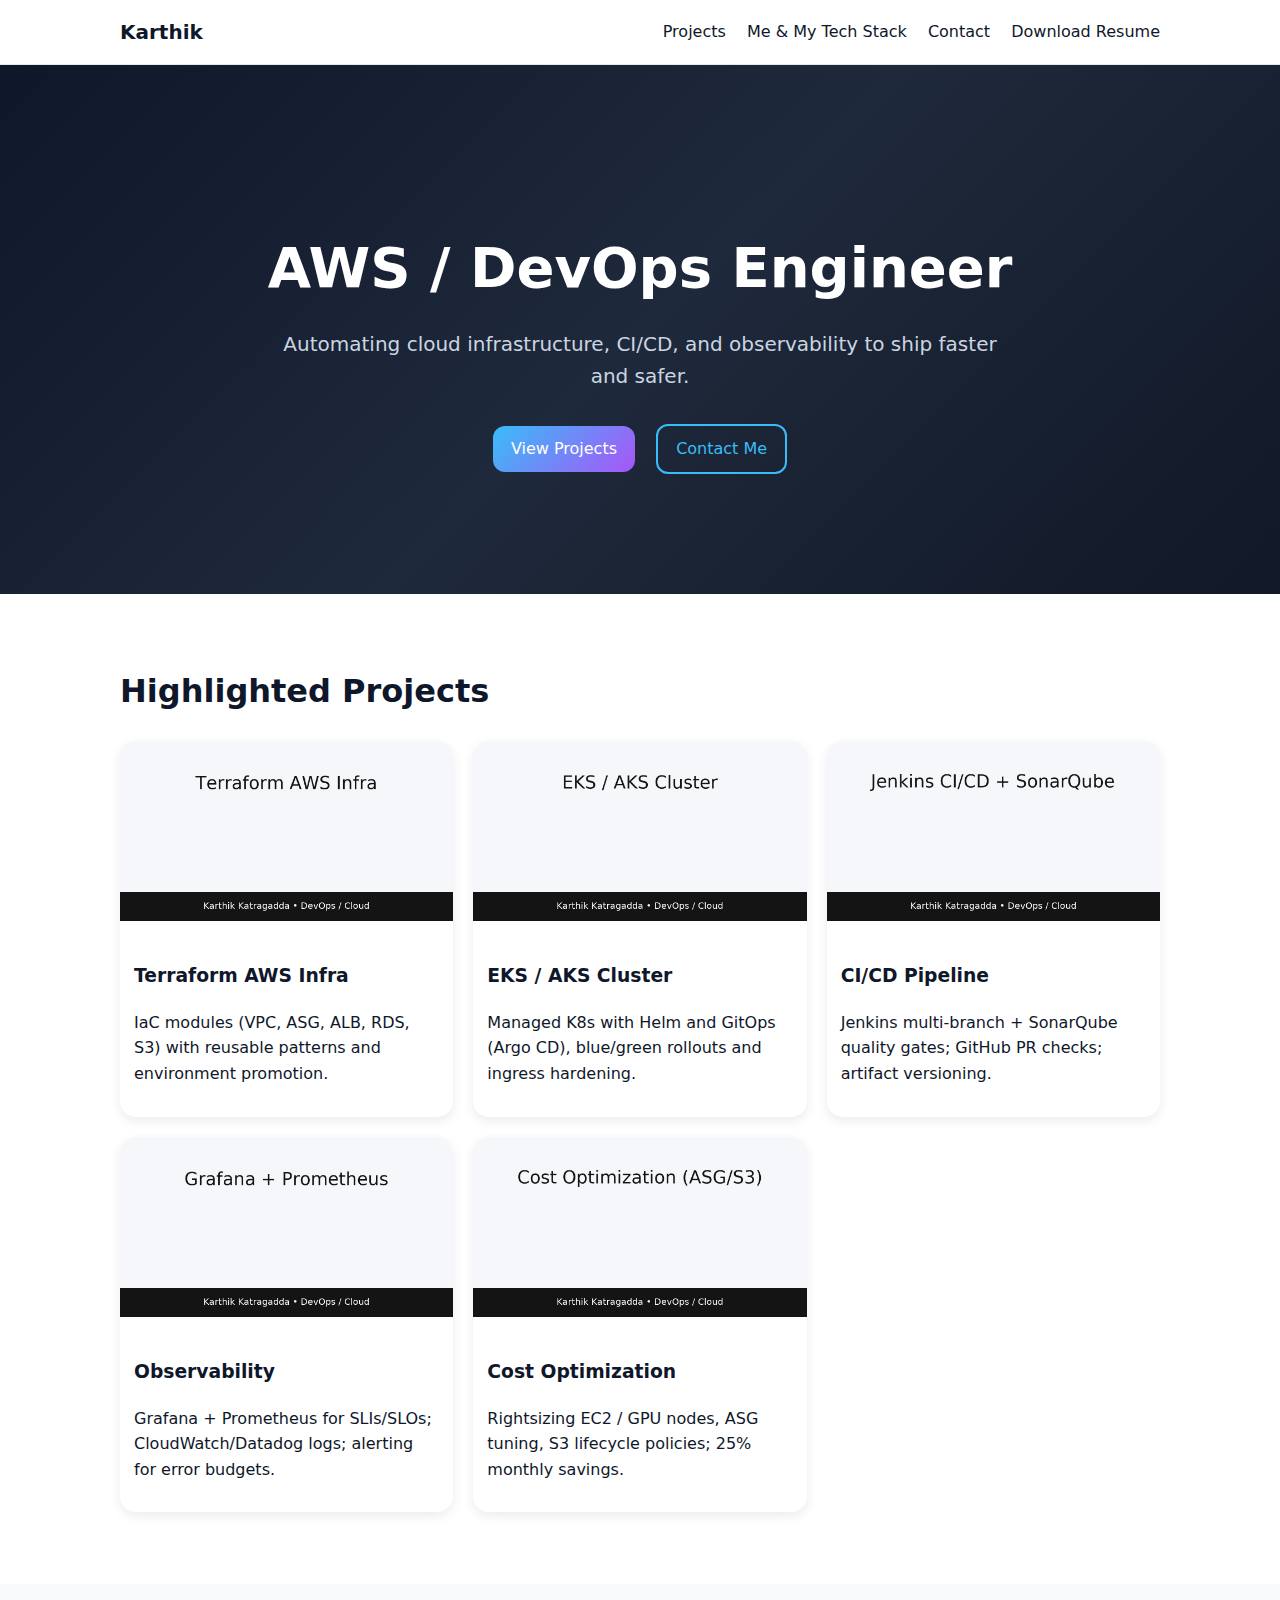
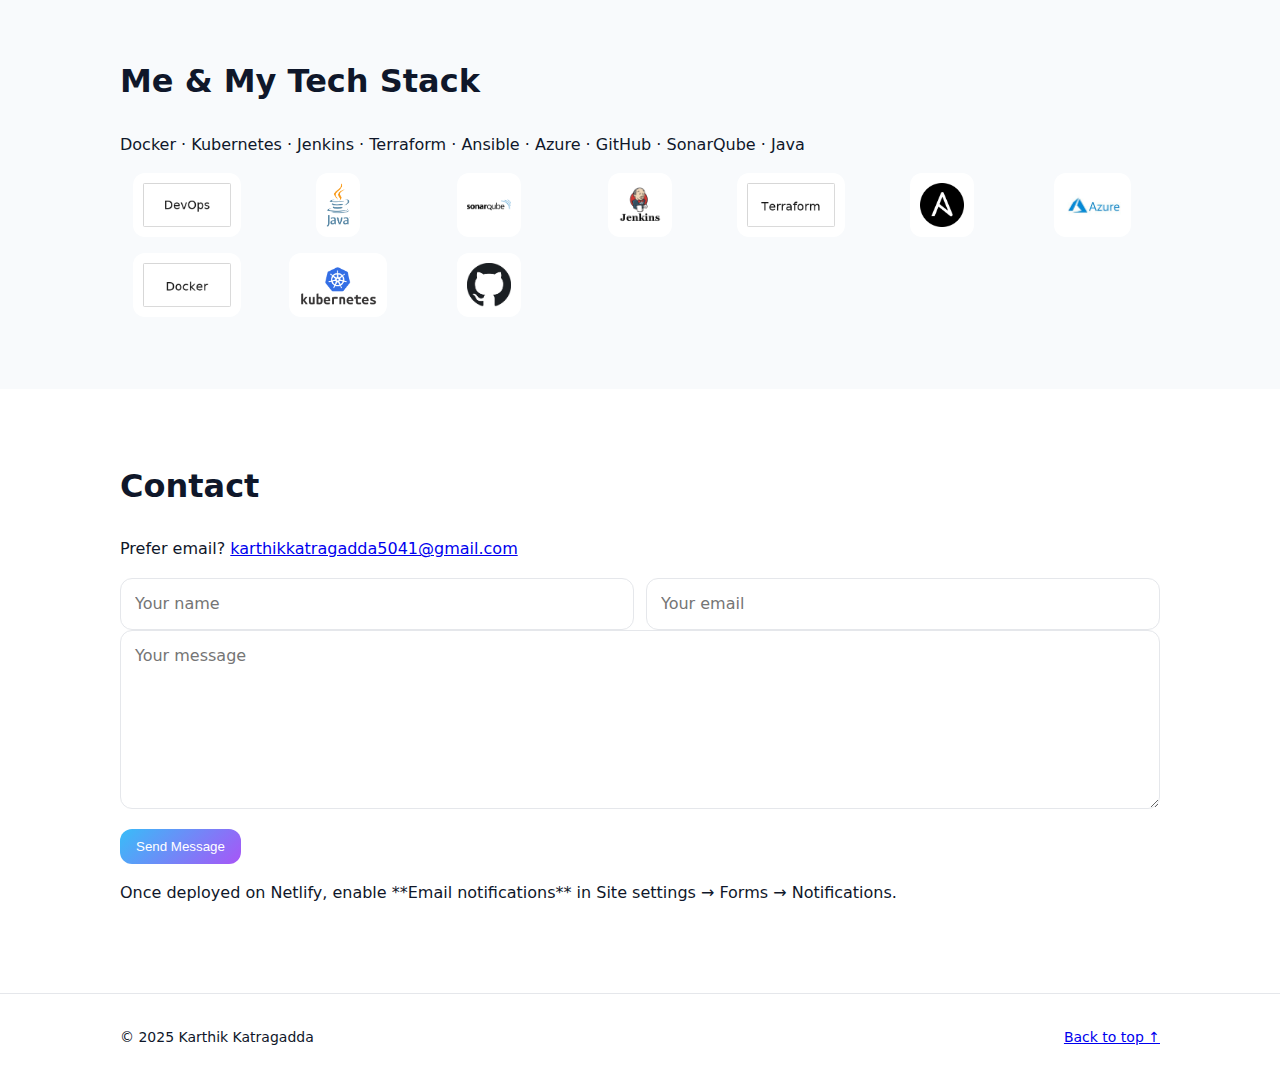
<file: index.backup.html>
<!DOCTYPE html>
<html lang="en">
<head>
  <meta charset="UTF-8">
  <meta name="viewport" content="width=device-width, initial-scale=1">
  <title>Karthik Katragadda • DevOps Portfolio</title>
  <link rel="icon" href="assets/favicon.svg">
  <link rel="stylesheet" href="style.css">
</head>
<body>
  <header class="nav">
    <div class="container">
      <div class="brand">Karthik</div>
      <nav>
        <a href="#projects">Projects</a>
        <a href="#stack">Me & My Tech Stack</a>
        <a href="#contact">Contact</a>
        <a class="btn" target="_blank" href="assets/Karthik_Katragadda_Resume.pdf">Download Resume</a>
      </nav>
    </div>
  </header>

  <section class="hero">
    <div class="container hero-inner">
      <div>
        <h1>AWS / DevOps Engineer</h1>
        <p class="lead">Automating cloud infrastructure, CI/CD, and observability to ship faster and safer.</p>
        <div class="cta">
          <a class="btn" href="#projects">View Projects</a>
          <a class="btn outline" href="mailto:karthikkatragadda5041@gmail.com">Contact Me</a>
        </div>
      </div>
    </div>
  </section>

  <section id="projects" class="section">
    <div class="container">
      <h2>Highlighted Projects</h2>
      <div class="grid projects">
        <article class="card">
          <img src="assets/project-infra.jpg" alt="Terraform AWS Infra">
          <div class="card-body">
            <h3>Terraform AWS Infra</h3>
            <p>IaC modules (VPC, ASG, ALB, RDS, S3) with reusable patterns and environment promotion.</p>
          </div>
        </article>
        <article class="card">
          <img src="assets/project-aks.jpg" alt="Kubernetes Cluster">
          <div class="card-body">
            <h3>EKS / AKS Cluster</h3>
            <p>Managed K8s with Helm and GitOps (Argo CD), blue/green rollouts and ingress hardening.</p>
          </div>
        </article>
        <article class="card">
          <img src="assets/project-cicd.jpg" alt="CI/CD Pipeline">
          <div class="card-body">
            <h3>CI/CD Pipeline</h3>
            <p>Jenkins multi-branch + SonarQube quality gates; GitHub PR checks; artifact versioning.</p>
          </div>
        </article>
        <article class="card">
          <img src="assets/project-observability.jpg" alt="Observability">
          <div class="card-body">
            <h3>Observability</h3>
            <p>Grafana + Prometheus for SLIs/SLOs; CloudWatch/Datadog logs; alerting for error budgets.</p>
          </div>
        </article>
        <article class="card">
          <img src="assets/project-cost.jpg" alt="Cost Optimization">
          <div class="card-body">
            <h3>Cost Optimization</h3>
            <p>Rightsizing EC2 / GPU nodes, ASG tuning, S3 lifecycle policies; 25% monthly savings.</p>
          </div>
        </article>
      </div>
    </div>
  </section>

  <section id="stack" class="section alt">
    <div class="container">
      <h2>Me & My Tech Stack</h2>
      <p class="muted">Docker · Kubernetes · Jenkins · Terraform · Ansible · Azure · GitHub · SonarQube · Java</p>
      <div class="logos">
        <img src="assets/devops.png" alt="DevOps">
        <img src="assets/java.png" alt="Java">
        <img src="assets/sonarqube.png" alt="SonarQube">
        <img src="assets/jenkins.png" alt="Jenkins">
        <img src="assets/terraform.png" alt="Terraform">
        <img src="assets/ansible.png" alt="Ansible">
        <img src="assets/azure.png" alt="Azure">
        <img src="assets/docker.png" alt="Docker">
        <img src="assets/kubernetes.png" alt="Kubernetes">
        <img src="assets/github.png" alt="GitHub">
      </div>
    </div>
  </section>

  <section id="contact" class="section">
    <div class="container">
      <h2>Contact</h2>
      <p class="muted">Prefer email? <a href="mailto:karthikkatragadda5041@gmail.com">karthikkatragadda5041@gmail.com</a></p>

      <!-- Netlify Forms -->
      <form name="contact" method="POST" data-netlify="true" class="contact-form">
        <input type="hidden" name="form-name" value="contact">
        <div class="row">
          <input name="name" type="text" placeholder="Your name" required>
          <input name="email" type="email" placeholder="Your email" required>
        </div>
        <textarea name="message" rows="6" placeholder="Your message" required></textarea>
        <button type="submit" class="btn">Send Message</button>
      </form>

      <p class="tiny muted">Once deployed on Netlify, enable **Email notifications** in Site settings → Forms → Notifications.</p>
    </div>
  </section>

  <footer class="footer">
    <div class="container">
      <span>© 2025 Karthik Katragadda</span>
      <a href="#top">Back to top ↑</a>
    </div>
  </footer>

  <script src="script.js"></script>
</body>
</html>
</file>
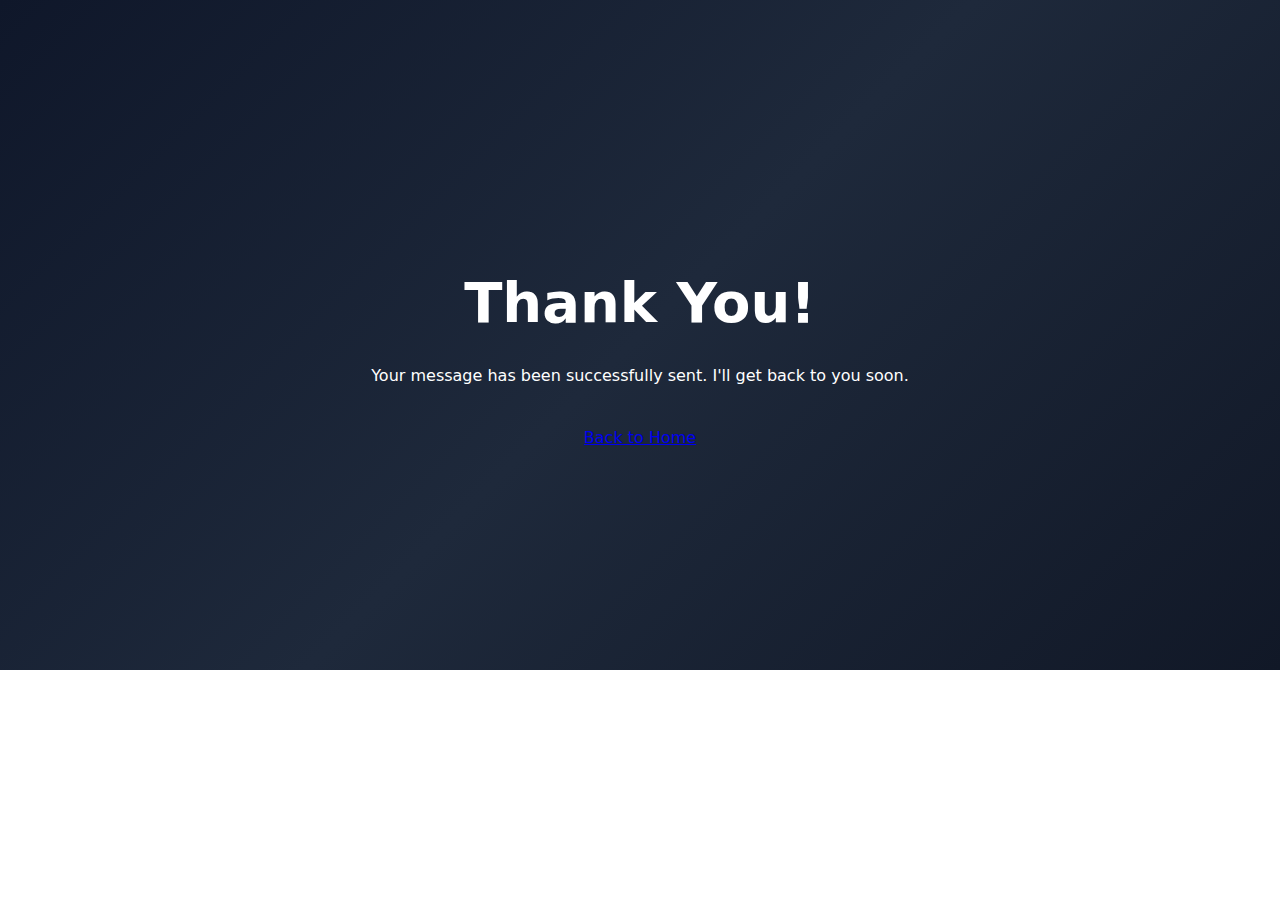
<file: thanks.html>
<!DOCTYPE html>
<html lang="en">
<head>
  <meta charset="UTF-8" />
  <meta name="viewport" content="width=device-width, initial-scale=1.0"/>
  <title>Thank You</title>
  <link rel="stylesheet" href="style.css"/>
</head>
<body>
  <section class="hero">
    <div class="container" style="text-align:center; padding:100px 20px;">
      <h1>Thank You!</h1>
      <p>Your message has been successfully sent. I'll get back to you soon.</p>
      <a href="index.html" class="btn" style="margin-top:20px; display:inline-block;">Back to Home</a>
    </div>
  </section>
</body>
</html>
</file>
<file: style.css>
* { box-sizing: border-box; }
html, body { margin: 0; padding: 0; scroll-behavior: smooth; }

:root {
  --bg: #ffffff;
  --fg: #0f172a;
  --muted: #64748b;
  --card: #f8fafc;
  --accent: #38bdf8;
}

body {
  font-family: system-ui, -apple-system, Segoe UI, Roboto, Inter, Arial, sans-serif;
  color: var(--fg);
  background: var(--bg);
  line-height: 1.6;
}

.container { max-width: 1080px; margin: 0 auto; padding: 0 20px; }

/* Navbar */
.nav {
  position: sticky; top: 0;
  background: #fff;
  border-bottom: 1px solid #e5e7eb;
  z-index: 20;
}
.nav .container {
  display: flex; align-items: center; justify-content: space-between;
  height: 64px;
}
.brand { font-weight: 700; font-size: 20px; }
.nav a { margin-left: 16px; text-decoration: none; color: var(--fg); }
.nav .btn.resume {
  padding: 8px 14px;
  border-radius: 12px;
  background: linear-gradient(135deg, #38bdf8, #a855f7);
  color: #fff;
  border: none;
}

/* Hero */
.hero {
  padding: 120px 0;
  background: linear-gradient(135deg, #0f172a, #1e293b, #111827);
  color: #fff;
  text-align: center;
}
.hero h1 {
  font-size: 56px;
  margin-bottom: 16px;
}
.gradient-text {
  background: linear-gradient(to right, #38bdf8, #a855f7);
  -webkit-background-clip: text;
  -webkit-text-fill-color: transparent;
}
.typed-text {
  font-size: 28px;
  font-weight: 600;
  margin: 10px 0;
  background: linear-gradient(to right, #38bdf8, #a855f7);
  -webkit-background-clip: text;
  -webkit-text-fill-color: transparent;
}
.hero-sub {
  font-size: 18px;
  margin: 12px 0 0;
  color: #cbd5e1;
}
.hero .lead {
  font-size: 20px;
  max-width: 720px;
  margin: 16px auto;
  color: #cbd5e1;
}
.cta .btn {
  display: inline-block;
  margin: 16px 8px 0;
  padding: 10px 18px;
  border-radius: 12px;
  text-decoration: none;
  background: linear-gradient(135deg, #38bdf8, #a855f7);
  color: #fff;
  transition: transform 0.2s;
}
.cta .btn.outline {
  background: transparent;
  border: 2px solid #38bdf8;
  color: #38bdf8;
}
.cta .btn:hover { transform: scale(1.05); }

/* Sections */
.section { padding: 72px 0; }
.section.alt { background: var(--card); }
h2 { margin: 0 0 24px; font-size: 32px; }

/* About */
.about-grid {
  display: grid;
  grid-template-columns: 1fr 2fr;
  gap: 30px;
  align-items: center;
}
.about-photo img {
  width: 100%;
  max-width: 260px;
  border-radius: 16px;
  box-shadow: 0 8px 24px rgba(0,0,0,0.15);
}
.about-text p {
  margin-bottom: 16px;
  font-size: 18px;
  line-height: 1.7;
}

/* Projects */
.grid { display: grid; gap: 20px; }
.projects { grid-template-columns: repeat(auto-fit, minmax(260px, 1fr)); }
.card {
  background: #fff;
  border-radius: 16px;
  overflow: hidden;
  transition: transform 0.3s, box-shadow 0.3s;
  box-shadow: 0 4px 12px rgba(0,0,0,0.08);
  text-decoration: none;
  color: inherit;
}
.card:hover {
  transform: translateY(-10px) scale(1.02);
  box-shadow: 0 12px 28px rgba(0,0,0,0.2);
}
.card img {
  width: 100%;
  height: 180px;
  object-fit: cover;
}
.card-body { padding: 14px; }

/* Logos */
.logos {
  display: grid;
  grid-template-columns: repeat(auto-fit, minmax(120px, 1fr));
  gap: 16px;
  align-items: center;
  justify-items: center;
}
.logos img {
  max-width: 120px;
  height: 64px;
  object-fit: contain;
  border-radius: 12px;
  padding: 10px;
  background: #fff;
  transition: transform 0.3s, box-shadow 0.3s;
}
.logos img:hover {
  transform: scale(1.1) rotate(3deg);
  box-shadow: 0 8px 20px rgba(0,0,0,0.2);
}

/* Contact */
.contact-form { margin-top: 16px; }
.contact-form .row {
  display: grid; grid-template-columns: 1fr 1fr; gap: 12px;
}
.contact-form input, .contact-form textarea {
  width: 100%; padding: 12px 14px;
  border: 1px solid #e5e7eb;
  border-radius: 12px;
  font: inherit;
}
.contact-form button {
  margin-top: 12px;
  padding: 10px 16px;
  border-radius: 12px;
  background: linear-gradient(135deg, #38bdf8, #a855f7);
  color: #fff; border: none; cursor: pointer;
}

/* Footer */
.footer {
  padding: 32px 0;
  border-top: 1px solid #e5e7eb;
  font-size: 14px;
}
.footer .container {
  display: flex;
  justify-content: space-between;
  align-items: center;
}
</file>
